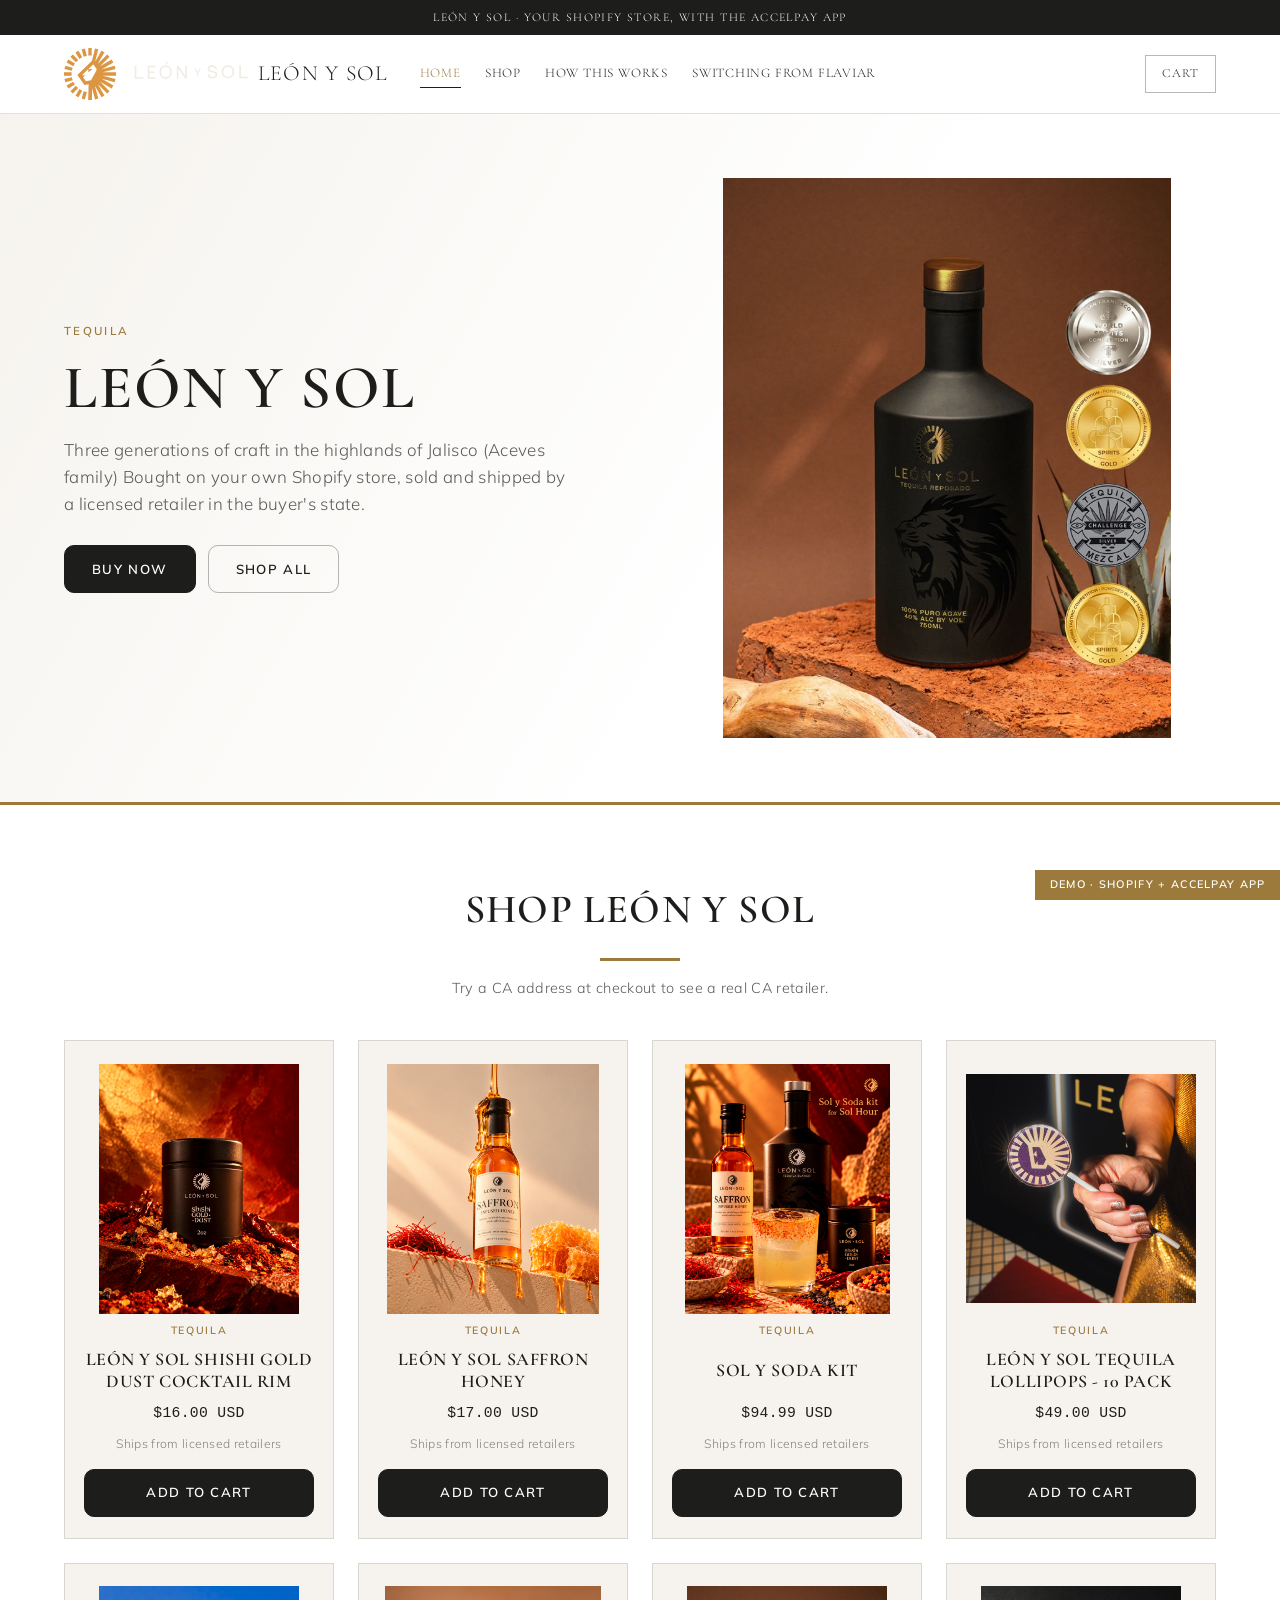
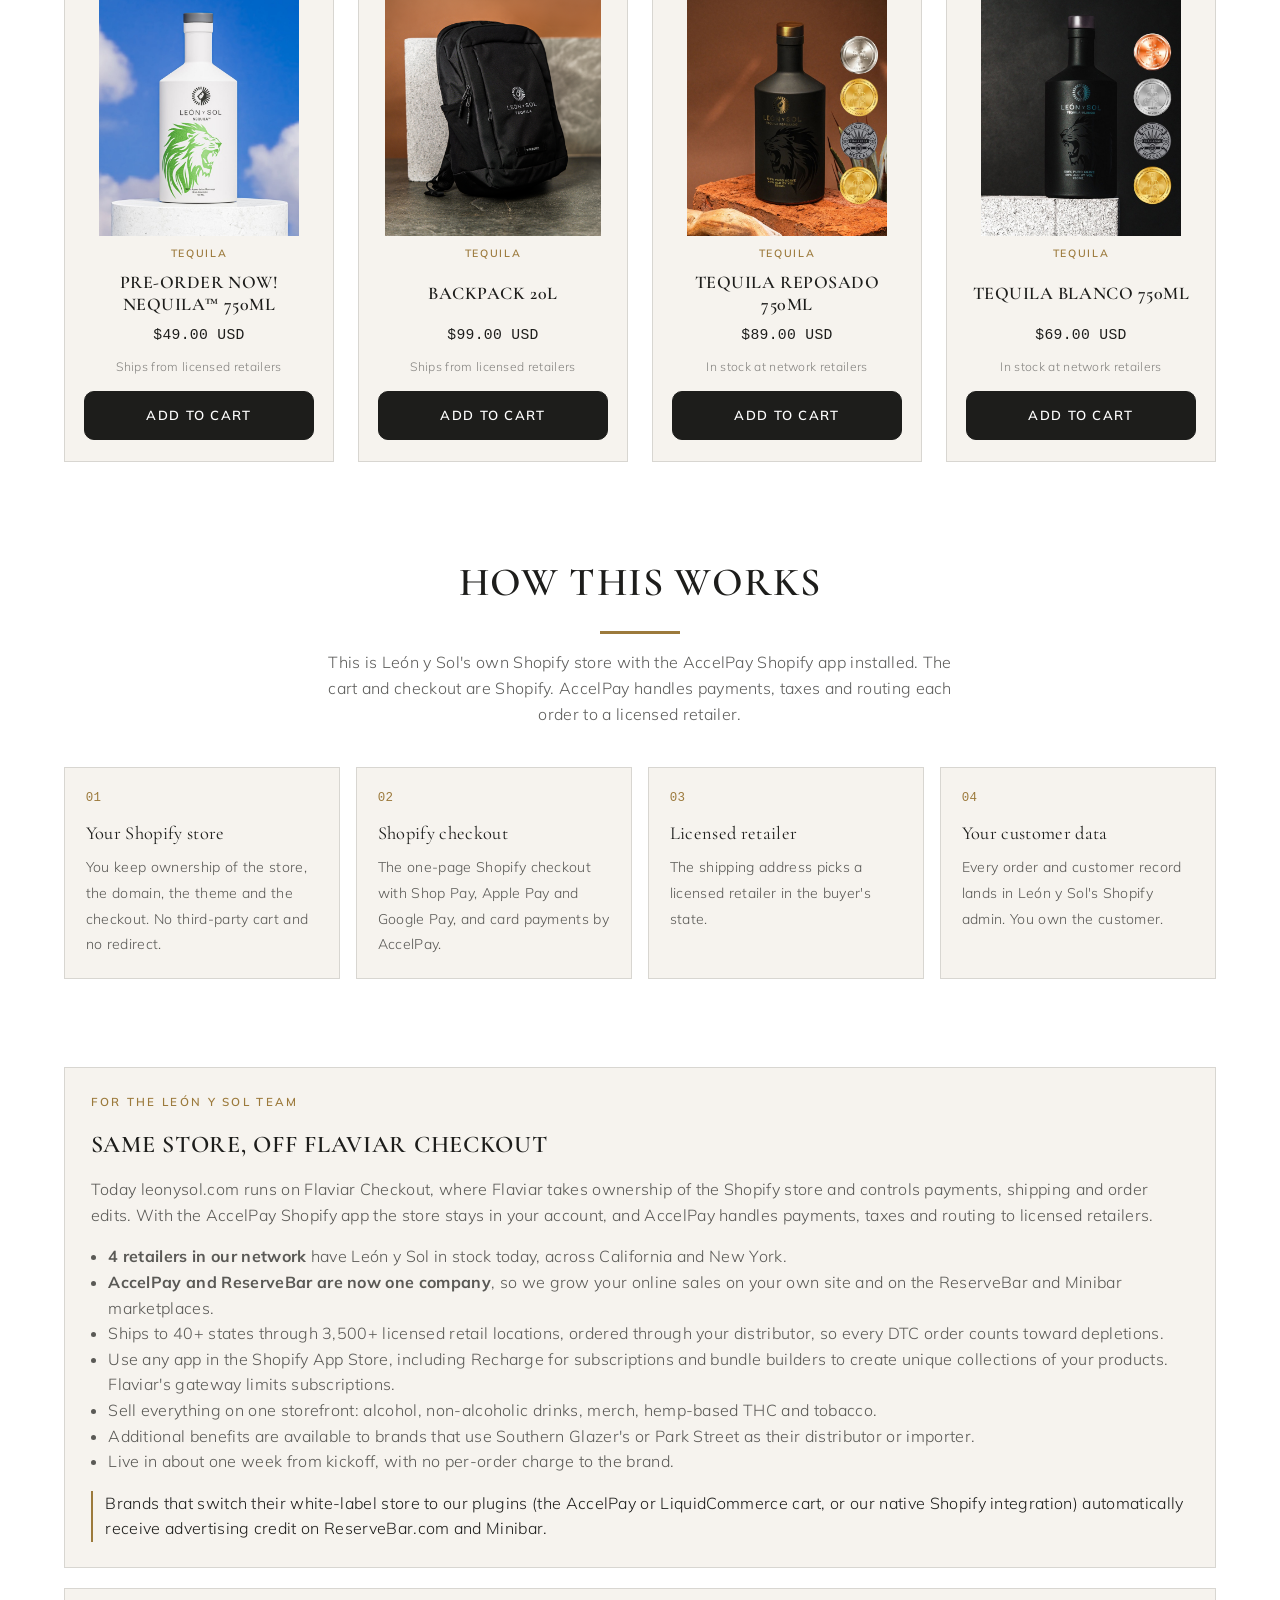
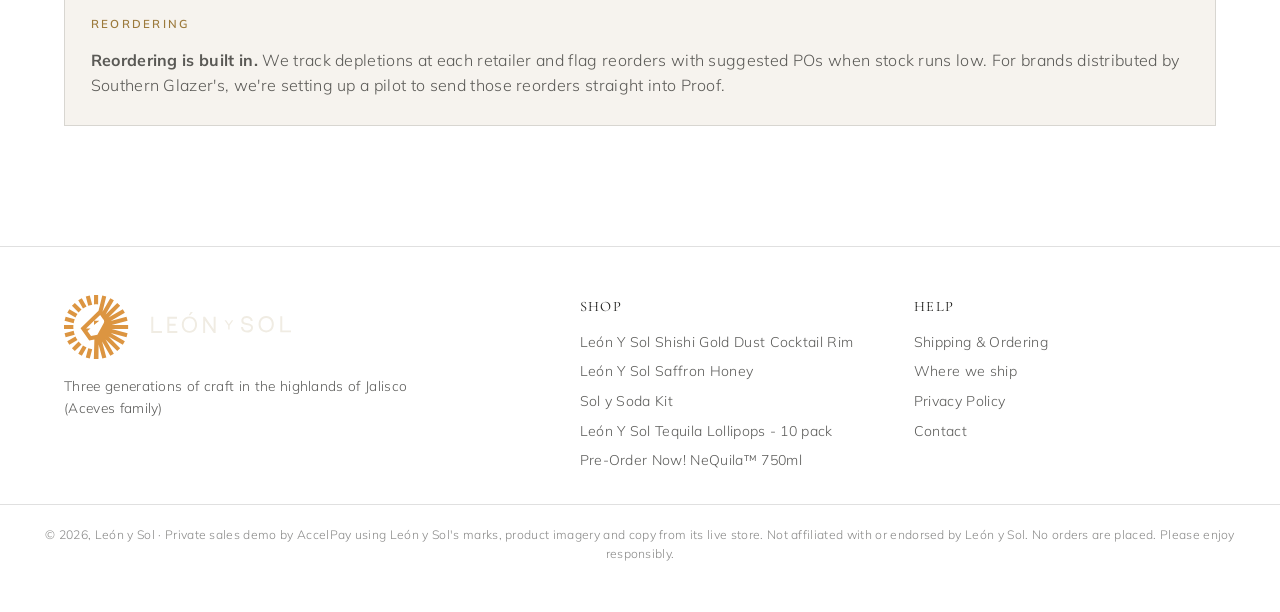
<file: index.html>
<!doctype html>
<html lang="en">
<head>
<meta charset="utf-8">
<meta name="viewport" content="width=device-width,initial-scale=1">
<title>León y Sol | AccelPay demo</title>
<meta name="robots" content="noindex,nofollow">
<link rel="icon" href="assets/logo.svg">
<link rel="preconnect" href="https://fonts.googleapis.com">
<link rel="preconnect" href="https://fonts.gstatic.com" crossorigin>
<link rel="stylesheet" href="https://fonts.googleapis.com/css2?family=Cormorant+Garamond:wght@500;600;700&family=Mulish:wght@300;400;600;700&display=swap">
<link rel="stylesheet" href="styles.css?v=1">
</head>
<body>
<div class="announce">León y Sol &middot; your Shopify store, with the AccelPay app</div>
<header class="top">
  <div class="hdr">
    <a href="index.html" class="brand-link"><img class="logo" src="assets/logo.svg" alt="León y Sol"><span class="wordmark">León y Sol</span></a>
    <nav class="main">
      <a href="index.html" aria-current="page">Home</a><a href="index.html#shop">Shop</a><a href="index.html#how">How this works</a><a href="index.html#switch">Switching from Flaviar</a>
    </nav>
    <div class="hdr-actions">
      <button class="burger" id="burger" aria-label="Menu">&#9776;</button>
      <button class="cart-pill" data-cart-toggle aria-label="Open cart">
        <span class="lbl">Cart</span>
        <span class="count" data-cart-count hidden>0</span>
      </button>
    </div>
  </div>
</header>

<section class="hero">
  <div class="hero-inner">
    <div>
      <div class="eyebrow">tequila</div>
      <h1>León y Sol</h1>
      <p>Three generations of craft in the highlands of Jalisco (Aceves family) Bought on your own Shopify store, sold and shipped by a licensed retailer in the buyer's state.</p>
      <div style="display:flex;gap:.75rem;flex-wrap:wrap"><a class="btn" href="product.html?p=tequila-reposado-750ml">Buy now</a><a class="btn ghost" href="#shop">Shop all</a></div>
    </div>
    <div class="shot"><img src="assets/p-tequila-reposado-750ml.jpg" alt="Tequila Reposado 750ml"></div>
  </div>
</section>

<section class="band" id="shop">
  <div class="section-head">
    <h2>Shop León y Sol</h2>
    <div class="rule"></div>
    <p style="font-size:.9rem;color:var(--muted)">Try a CA address at checkout to see a real CA retailer.</p>
  </div>
  <div class="grid" id="collection-grid"></div>
</section>

<section class="band" id="how" style="padding-top:1rem">
  <div class="section-head">
    <h2>How this works</h2>
    <div class="rule"></div>
    <p>This is León y Sol's own Shopify store with the AccelPay Shopify app installed. The cart and checkout are Shopify. AccelPay handles payments, taxes and routing each order to a licensed retailer.</p>
  </div>
  <div class="how">
    <div class="step"><span class="n">01</span><b>Your Shopify store</b><span>You keep ownership of the store, the domain, the theme and the checkout. No third-party cart and no redirect.</span></div>
    <div class="step"><span class="n">02</span><b>Shopify checkout</b><span>The one-page Shopify checkout with Shop Pay, Apple Pay and Google Pay, and card payments by AccelPay.</span></div>
    <div class="step"><span class="n">03</span><b>Licensed retailer</b><span>The shipping address picks a licensed retailer in the buyer's state.</span></div>
    <div class="step"><span class="n">04</span><b>Your customer data</b><span>Every order and customer record lands in León y Sol's Shopify admin. You own the customer.</span></div>
  </div>
</section>

<section class="band" id="switch" style="padding-top:1rem">
  <div class="panel">
    <div class="eyebrow">For the León y Sol team</div>
    <h2>Same store, off Flaviar Checkout</h2>
    <p style="margin:0 0 1rem">Today leonysol.com runs on Flaviar Checkout, where Flaviar takes ownership of the Shopify store and controls payments, shipping and order edits. With the AccelPay Shopify app the store stays in your account, and AccelPay handles payments, taxes and routing to licensed retailers.</p>
    <ul style="margin:0 0 1rem;padding-left:1.1rem"><li><b>4 retailers in our network</b> have León y Sol in stock today, across California and New York.</li><li><b>AccelPay and ReserveBar are now one company</b>, so we grow your online sales on your own site and on the ReserveBar and Minibar marketplaces.</li><li>Ships to 40+ states through 3,500+ licensed retail locations, ordered through your distributor, so every DTC order counts toward depletions.</li><li>Use any app in the Shopify App Store, including Recharge for subscriptions and bundle builders to create unique collections of your products. Flaviar's gateway limits subscriptions.</li><li>Sell everything on one storefront: alcohol, non-alcoholic drinks, merch, hemp-based THC and tobacco.</li><li>Additional benefits are available to brands that use Southern Glazer's or Park Street as their distributor or importer.</li><li>Live in about one week from kickoff, with no per-order charge to the brand.</li></ul>
    <p class="credit">Brands that switch their white-label store to our plugins (the AccelPay or LiquidCommerce cart, or our native Shopify integration) automatically receive advertising credit on ReserveBar.com and Minibar.</p>
  </div>
  <div class="panel">
    <div class="eyebrow">Reordering</div>
    <p style="margin:0" class="reorder"><b>Reordering is built in.</b> We track depletions at each retailer and flag reorders with suggested POs when stock runs low. For brands distributed by Southern Glazer's, we're setting up a pilot to send those reorders straight into Proof.</p>
  </div>
</section>
<footer class="site">
  <div class="ft">
    <div>
      <img src="assets/logo.svg" alt="León y Sol" style="height:64px;width:auto">
      <p style="font-size:.86rem;margin-top:1rem;max-width:24rem;color:var(--muted)">Three generations of craft in the highlands of Jalisco (Aceves family)</p>
    </div>
    <div><h4>Shop</h4><ul><li><a href="product.html?p=shishi-gold-dust">León Y Sol Shishi Gold Dust Cocktail Rim</a></li><li><a href="product.html?p=saffron-honey">León Y Sol Saffron Honey</a></li><li><a href="product.html?p=sol-y-soda-kit-1">Sol y Soda Kit</a></li><li><a href="product.html?p=10-pack-leon-y-sol-tequila-lollipops">León Y Sol Tequila Lollipops - 10 pack</a></li><li><a href="product.html?p=nequila">Pre-Order Now! NeQuila™ 750ml</a></li></ul></div>
    <div><h4>Help</h4><ul>
      <li><a href="index.html#how">Shipping &amp; Ordering</a></li>
      <li><a href="index.html#how">Where we ship</a></li>
      <li><a href="#">Privacy Policy</a></li>
      <li><a href="#">Contact</a></li></ul></div>
  </div>
  <div class="legal-row">
    &copy; 2026, León y Sol &middot; Private sales demo by AccelPay using León y Sol's marks, product imagery and copy from its live store. Not affiliated with or endorsed by León y Sol.
    No orders are placed. Please enjoy responsibly.
  </div>
</footer>

<div class="scrim" id="scrim"></div>
<aside class="drawer" id="drawer" aria-label="Your cart">
  <div class="dh"><h2>Your cart</h2><button class="x" id="drawer-close" aria-label="Close">&times;</button></div>
  <div class="cols"><span>Product</span><span>Total</span></div>
  <div class="items" id="drawer-items"></div>
  <div class="df" id="drawer-foot"></div>
</aside>
<div class="ribbon">Demo &middot; Shopify + AccelPay app</div>
<script src="data.js?v=1"></script>
<script src="app.js?v=1"></script>
</body>
</html>
</file>
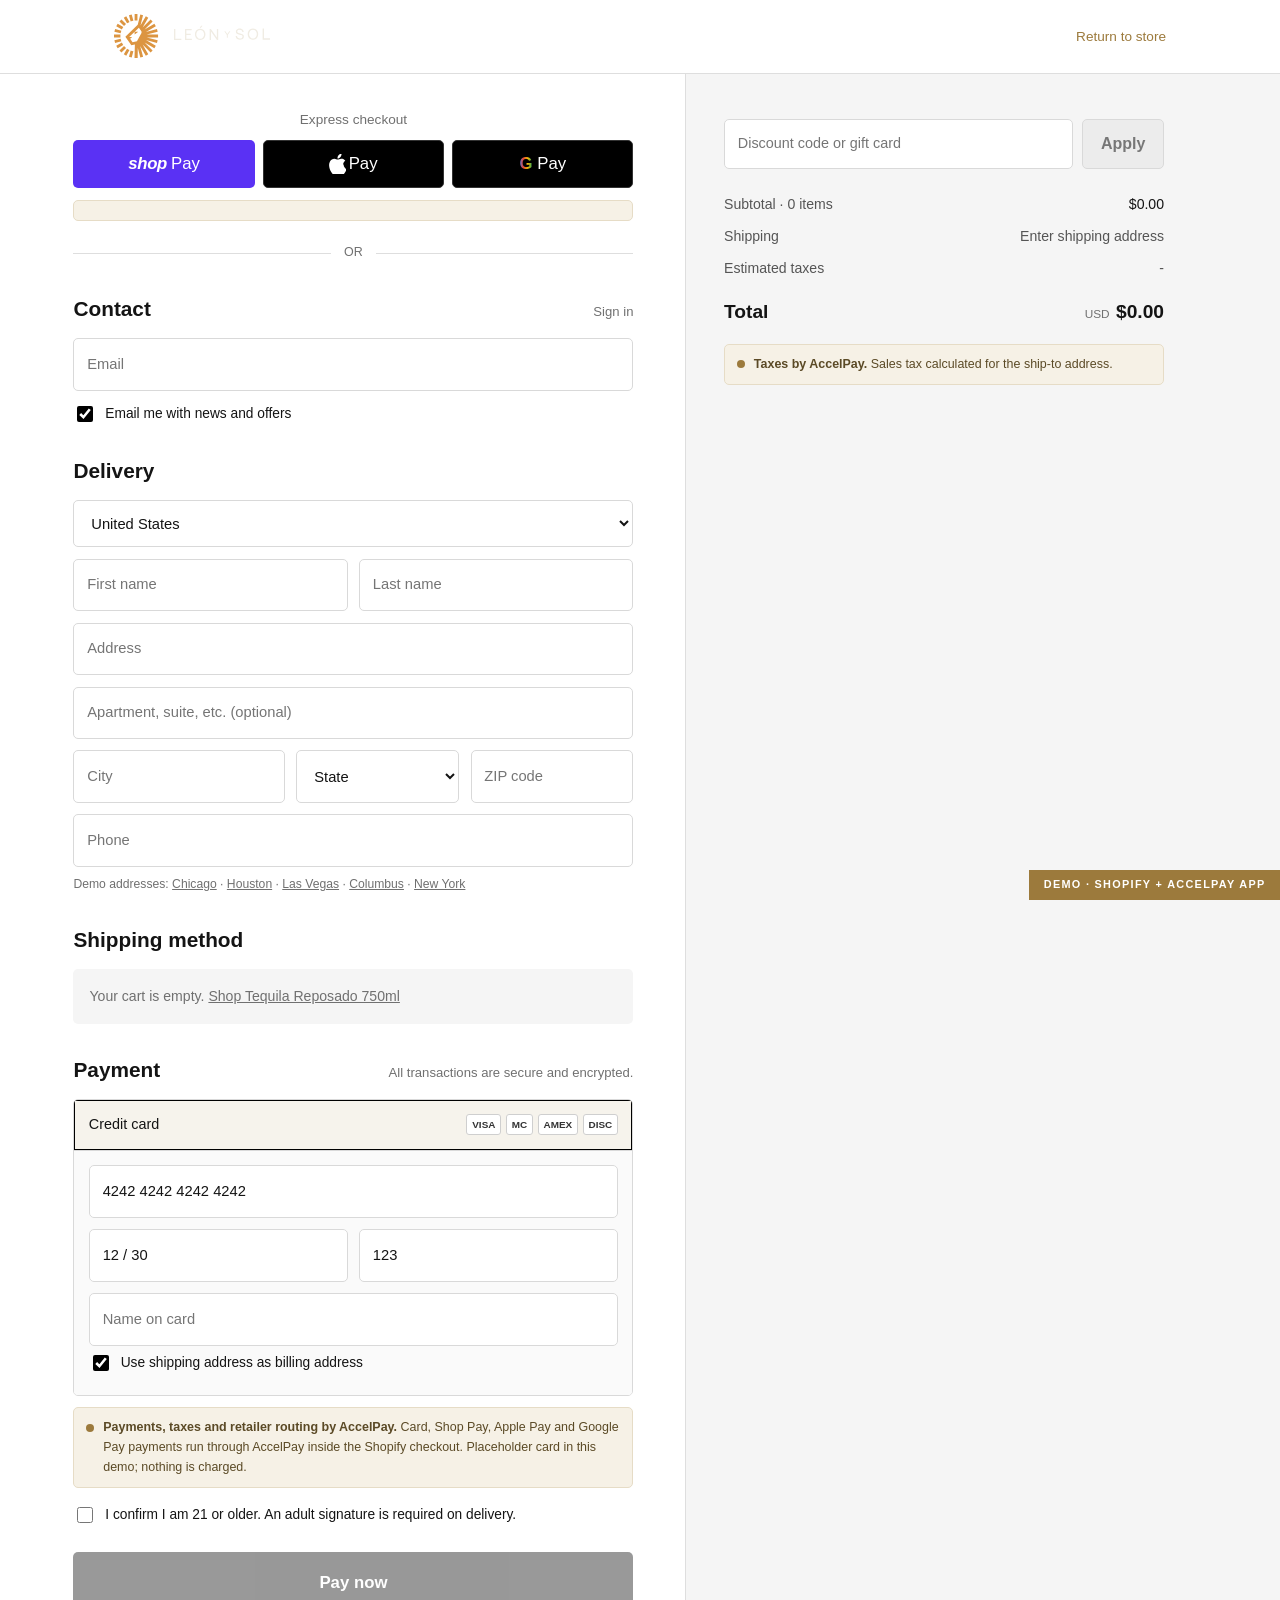
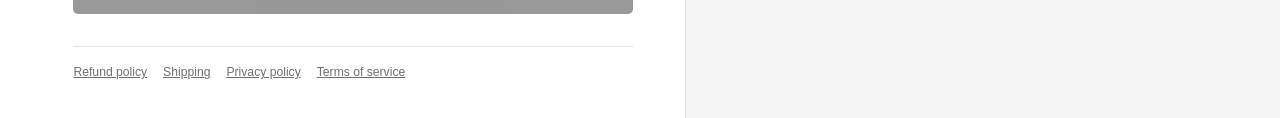
<file: checkout.html>
<!doctype html>
<html lang="en">
<head>
<meta charset="utf-8">
<meta name="viewport" content="width=device-width,initial-scale=1">
<title>Checkout | León y Sol</title>
<meta name="robots" content="noindex,nofollow">
<link rel="icon" href="assets/logo.svg">
<link rel="preconnect" href="https://fonts.googleapis.com">
<link rel="preconnect" href="https://fonts.gstatic.com" crossorigin>
<link rel="stylesheet" href="https://fonts.googleapis.com/css2?family=Cormorant+Garamond:wght@500;600;700&family=Mulish:wght@300;400;600;700&display=swap">
<link rel="stylesheet" href="styles.css?v=1">
</head>
<body class="co">
<div class="co-head"><div class="in">
  <a href="index.html"><img src="assets/logo.svg" alt="León y Sol"></a>
  <a class="bag" href="product.html">Return to store</a>
</div></div>

<div id="confirmed" hidden>
  <div class="thanks">
    <h1>Thank you!</h1>
    <p>This is a demo, so nothing was charged and no order was sent.</p>
    <p class="num" id="order-num"></p>
    <p id="order-by"></p>
    <p id="order-total"></p>
    <p style="font-size:.85rem">On the live store, this order and the customer record appear in León y Sol's Shopify admin.</p>
    <a class="pay-btn" href="index.html" style="display:inline-block;width:auto;padding:.9rem 1.6rem;text-decoration:none">Continue shopping</a>
  </div>
</div>

<div id="checkout-view" class="checkout">
  <div class="co-left"><div class="inner">
    <form id="co-form" autocomplete="off">
      <div class="xp-title">Express checkout</div>
      <div id="xpay-top"></div>
      <div id="xpay-note" class="callout" hidden></div>
      <div class="or"><span>OR</span></div>
      <div class="co-h">Contact <small>Sign in</small></div>
      <input class="co-field" type="email" name="email" placeholder="Email" required>
      <label class="co-chk"><input type="checkbox" checked> Email me with news and offers</label>

      <div class="co-h">Delivery</div>
      <select class="co-field" aria-label="Country/Region"><option>United States</option></select>
      <div class="co-row">
        <input class="co-field" name="first" placeholder="First name" required>
        <input class="co-field" name="last" placeholder="Last name" required>
      </div>
      <input class="co-field" name="address1" placeholder="Address" required>
      <input class="co-field" name="address2" placeholder="Apartment, suite, etc. (optional)">
      <div class="co-row3">
        <input class="co-field" name="city" placeholder="City" required>
        <select class="co-field" id="state" aria-label="State" required><option value="">State</option><option value="AL">Alabama</option><option value="AK">Alaska</option><option value="AZ">Arizona</option><option value="AR">Arkansas</option><option value="CA">California</option><option value="CO">Colorado</option><option value="CT">Connecticut</option><option value="DE">Delaware</option><option value="DC">District of Columbia</option><option value="FL">Florida</option><option value="GA">Georgia</option><option value="HI">Hawaii</option><option value="ID">Idaho</option><option value="IL">Illinois</option><option value="IN">Indiana</option><option value="IA">Iowa</option><option value="KS">Kansas</option><option value="KY">Kentucky</option><option value="LA">Louisiana</option><option value="ME">Maine</option><option value="MD">Maryland</option><option value="MA">Massachusetts</option><option value="MI">Michigan</option><option value="MN">Minnesota</option><option value="MS">Mississippi</option><option value="MO">Missouri</option><option value="MT">Montana</option><option value="NE">Nebraska</option><option value="NV">Nevada</option><option value="NH">New Hampshire</option><option value="NJ">New Jersey</option><option value="NM">New Mexico</option><option value="NY">New York</option><option value="NC">North Carolina</option><option value="ND">North Dakota</option><option value="OH">Ohio</option><option value="OK">Oklahoma</option><option value="OR">Oregon</option><option value="PA">Pennsylvania</option><option value="RI">Rhode Island</option><option value="SC">South Carolina</option><option value="SD">South Dakota</option><option value="TN">Tennessee</option><option value="TX">Texas</option><option value="UT">Utah</option><option value="VT">Vermont</option><option value="VA">Virginia</option><option value="WA">Washington</option><option value="WV">West Virginia</option><option value="WI">Wisconsin</option><option value="WY">Wyoming</option></select>
        <input class="co-field" id="zip" name="zip" placeholder="ZIP code" inputmode="numeric" maxlength="5" required>
      </div>
      <input class="co-field" name="phone" placeholder="Phone" type="tel">
      <div style="font-size:.76rem;color:#707070;margin:-.2rem 0 .3rem">Demo addresses:
        <a href="#" data-fill="233 S Wacker Dr|Chicago|60606" onclick="return false">Chicago</a> &middot;
        <a href="#" data-fill="1001 Westheimer Rd|Houston|77006" onclick="return false">Houston</a> &middot;
        <a href="#" data-fill="3570 Las Vegas Blvd S|Las Vegas|89109" onclick="return false">Las Vegas</a> &middot;
        <a href="#" data-fill="411 Woody Hayes Dr|Columbus|43210" onclick="return false">Columbus</a> &middot;
        <a href="#" data-fill="350 E 13th St|New York|10009" onclick="return false">New York</a>
      </div>

      <div class="co-h">Shipping method</div>
      <div id="rates"></div>

      <div class="co-h">Payment <small>All transactions are secure and encrypted.</small></div>
      <div class="pay-box">
        <div class="ph"><span>Credit card</span><span class="cards"><span>VISA</span><span>MC</span><span>AMEX</span><span>DISC</span></span></div>
        <div class="pb">
          <input class="co-field" placeholder="Card number" value="4242 4242 4242 4242" aria-label="Card number">
          <div class="co-row">
            <input class="co-field" placeholder="Expiration date (MM / YY)" value="12 / 30" aria-label="Expiration">
            <input class="co-field" placeholder="Security code" value="123" aria-label="Security code">
          </div>
          <input class="co-field" placeholder="Name on card" aria-label="Name on card" style="margin-bottom:.3rem">
          <label class="co-chk"><input type="checkbox" checked> Use shipping address as billing address</label>
        </div>
      </div>
      <div class="callout"><span class="dot"></span><span><b>Payments, taxes and retailer routing by AccelPay.</b> Card, Shop Pay, Apple Pay and Google Pay payments run through AccelPay inside the Shopify checkout. Placeholder card in this demo; nothing is charged.</span></div>
      <label class="co-chk" style="margin-top:1rem"><input type="checkbox" required> I confirm I am 21 or older. An adult signature is required on delivery.</label>
      <button class="pay-btn" id="pay" type="submit" disabled>Pay now</button>
      <div class="co-links"><a href="#">Refund policy</a><a href="#">Shipping</a><a href="#">Privacy policy</a><a href="#">Terms of service</a></div>
    </form>
  </div></div>
  <div class="co-right"><div class="inner" id="os"></div></div>
</div>
<div class="ribbon">Demo &middot; Shopify + AccelPay app</div>
<script src="data.js?v=1"></script>
<script src="app.js?v=1"></script>
</body>
</html>
</file>
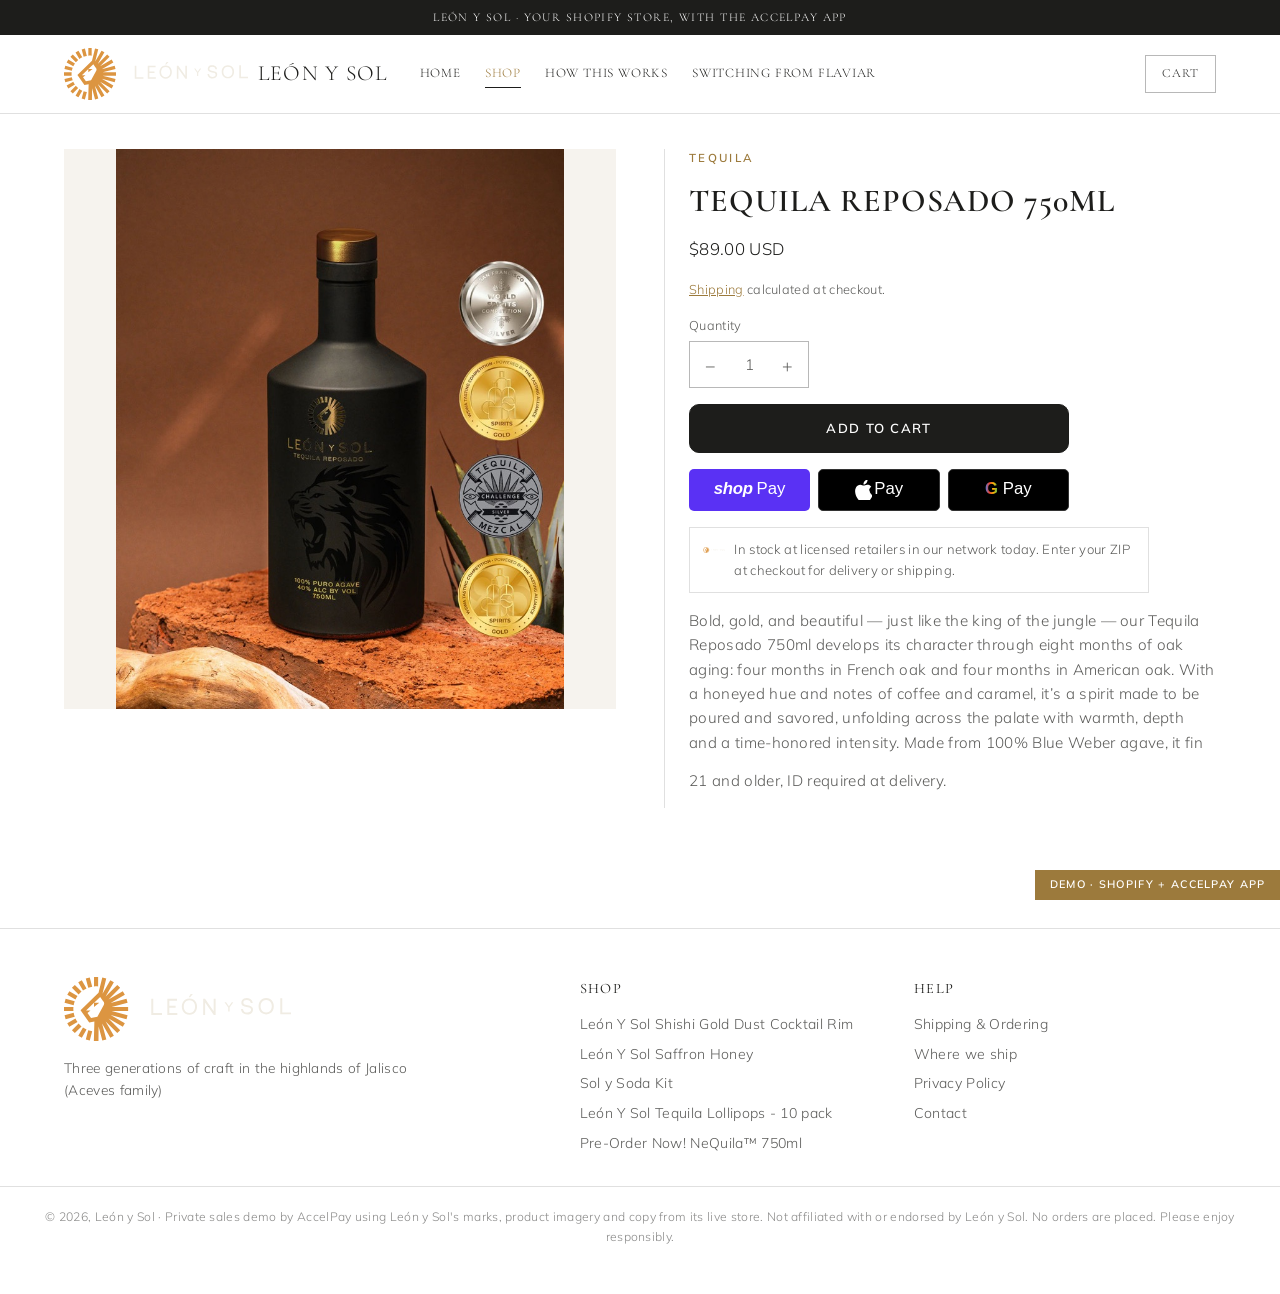
<file: product.html>
<!doctype html>
<html lang="en">
<head>
<meta charset="utf-8">
<meta name="viewport" content="width=device-width,initial-scale=1">
<title>León y Sol | AccelPay demo</title>
<meta name="robots" content="noindex,nofollow">
<link rel="icon" href="assets/logo.svg">
<link rel="preconnect" href="https://fonts.googleapis.com">
<link rel="preconnect" href="https://fonts.gstatic.com" crossorigin>
<link rel="stylesheet" href="https://fonts.googleapis.com/css2?family=Cormorant+Garamond:wght@500;600;700&family=Mulish:wght@300;400;600;700&display=swap">
<link rel="stylesheet" href="styles.css?v=1">
</head>
<body>
<div class="announce">León y Sol &middot; your Shopify store, with the AccelPay app</div>
<header class="top">
  <div class="hdr">
    <a href="index.html" class="brand-link"><img class="logo" src="assets/logo.svg" alt="León y Sol"><span class="wordmark">León y Sol</span></a>
    <nav class="main">
      <a href="index.html">Home</a><a href="index.html#shop" aria-current="page">Shop</a><a href="index.html#how">How this works</a><a href="index.html#switch">Switching from Flaviar</a>
    </nav>
    <div class="hdr-actions">
      <button class="burger" id="burger" aria-label="Menu">&#9776;</button>
      <button class="cart-pill" data-cart-toggle aria-label="Open cart">
        <span class="lbl">Cart</span>
        <span class="count" data-cart-count hidden>0</span>
      </button>
    </div>
  </div>
</header>

<main class="band" style="padding-top:2.2rem">
  <div class="pdp" id="pdp" data-handle="tequila-reposado-750ml"></div>
</main>
<script>
(function () { var p = new URLSearchParams(location.search).get('p'); if (p) document.getElementById('pdp').setAttribute('data-handle', p); })();
</script>
<footer class="site">
  <div class="ft">
    <div>
      <img src="assets/logo.svg" alt="León y Sol" style="height:64px;width:auto">
      <p style="font-size:.86rem;margin-top:1rem;max-width:24rem;color:var(--muted)">Three generations of craft in the highlands of Jalisco (Aceves family)</p>
    </div>
    <div><h4>Shop</h4><ul><li><a href="product.html?p=shishi-gold-dust">León Y Sol Shishi Gold Dust Cocktail Rim</a></li><li><a href="product.html?p=saffron-honey">León Y Sol Saffron Honey</a></li><li><a href="product.html?p=sol-y-soda-kit-1">Sol y Soda Kit</a></li><li><a href="product.html?p=10-pack-leon-y-sol-tequila-lollipops">León Y Sol Tequila Lollipops - 10 pack</a></li><li><a href="product.html?p=nequila">Pre-Order Now! NeQuila™ 750ml</a></li></ul></div>
    <div><h4>Help</h4><ul>
      <li><a href="index.html#how">Shipping &amp; Ordering</a></li>
      <li><a href="index.html#how">Where we ship</a></li>
      <li><a href="#">Privacy Policy</a></li>
      <li><a href="#">Contact</a></li></ul></div>
  </div>
  <div class="legal-row">
    &copy; 2026, León y Sol &middot; Private sales demo by AccelPay using León y Sol's marks, product imagery and copy from its live store. Not affiliated with or endorsed by León y Sol.
    No orders are placed. Please enjoy responsibly.
  </div>
</footer>

<div class="scrim" id="scrim"></div>
<aside class="drawer" id="drawer" aria-label="Your cart">
  <div class="dh"><h2>Your cart</h2><button class="x" id="drawer-close" aria-label="Close">&times;</button></div>
  <div class="cols"><span>Product</span><span>Total</span></div>
  <div class="items" id="drawer-items"></div>
  <div class="df" id="drawer-foot"></div>
</aside>
<div class="ribbon">Demo &middot; Shopify + AccelPay app</div>
<script src="data.js?v=1"></script>
<script src="app.js?v=1"></script>
</body>
</html>
</file>
<file: styles.css>
/* León y Sol x AccelPay demo. Base: woodsonwhiskey-accelpay-demo. */

:root {
  --black: #ffffff; --panel: #f6f3ee; --panel-2: #ece7df; --ink: #1d1d1b;
  --muted: rgba(29,29,27,.72); --muted-2: rgba(29,29,27,.52); --line: rgba(0,0,0,.12); --line-2: rgba(0,0,0,.28);
  --gold: #1d1d1b; --gold-hi: #9c7a3c; --gold-soft: rgba(0,0,0,.05); --green: #2f6b4f; --red: #c00000;
  --head: #1d1d1b; --btn-ink: #ffffff; --img-bg: #f6f3ee; --drawer-bg: #ffffff; --ann-bg: #1d1d1b; --ann-ink: #ffffff; --co-head-bg: #ffffff;
  --serif: "Cormorant Garamond", Georgia, serif; --sans: "Mulish", -apple-system, BlinkMacSystemFont, "Helvetica Neue", Arial, sans-serif;
  --mono: ui-monospace, SFMono-Regular, Menlo, monospace; --maxw: 1200px; --btn-radius: 10px;
  --cart-glyph: url("data:image/svg+xml;utf8,<svg xmlns='http://www.w3.org/2000/svg' viewBox='0 0 24 24' fill='none' stroke='black' stroke-width='2' stroke-linecap='round' stroke-linejoin='round'><path d='M6 2 3 6v14a2 2 0 0 0 2 2h14a2 2 0 0 0 2-2V6l-3-4z'/><path d='M3 6h18'/><path d='M16 10a4 4 0 0 1-8 0'/></svg>");
}

* { box-sizing: border-box; }
html { scroll-behavior: smooth; }
body {
  margin: 0; background: var(--black); color: var(--ink);
  font-family: var(--sans); font-weight: 300; font-size: 16px; line-height: 1.6;
  letter-spacing: .02em; -webkit-font-smoothing: antialiased;
}
img { max-width: 100%; display: block; }
a { color: inherit; }
button { font: inherit; cursor: pointer; color: inherit; }
:focus-visible { outline: 2px solid var(--gold); outline-offset: 2px; }

/* ---------------------------------------------------------------- header */
.announce {
  background: var(--ann-bg); color: var(--ann-ink); text-align: center;
  font-family: var(--serif); font-size: .74rem; letter-spacing: .12em;
  text-transform: uppercase; padding: .5rem 1rem;
}
header.top { position: sticky; top: 0; z-index: 60; background: var(--black); border-bottom: 1px solid var(--line); }
.hdr { max-width: var(--maxw); margin: 0 auto; padding: .8rem 1.5rem; display: flex; align-items: center; gap: 2rem; }
.hdr img.logo { height: 62px; width: auto; }
nav.main { display: flex; gap: 1.5rem; flex-wrap: wrap; }
nav.main a {
  font-family: var(--serif); font-size: .82rem; letter-spacing: .06em; text-transform: uppercase;
  text-decoration: none; color: var(--head); padding: .2rem 0; border-bottom: 1px solid transparent;
}
nav.main a:hover, nav.main a[aria-current] { color: var(--gold-hi); border-bottom-color: var(--gold); }
.hdr-actions { margin-left: auto; display: flex; align-items: center; gap: .75rem; }
.cart-pill {
  display: inline-flex; align-items: center; gap: .5rem; background: transparent;
  border: 1px solid var(--line-2); color: var(--head); padding: .5rem 1rem;
  font-family: var(--serif); font-size: .78rem; letter-spacing: .08em; text-transform: uppercase;
}
.cart-pill:hover { border-color: var(--gold); color: var(--gold-hi); }
.cart-pill .count {
  background: var(--gold); color: var(--btn-ink); min-width: 1.35rem; height: 1.35rem; border-radius: 999px;
  display: inline-grid; place-items: center; font-family: var(--mono); font-size: .7rem; padding: 0 .3rem;
}
.cart-pill .count[hidden] { display: none; }
.burger { display: none; background: none; border: none; font-size: 1.5rem; line-height: 1; color: var(--head); }

/* ---------------------------------------------------------------- type + buttons */
.eyebrow { font-family: var(--sans); font-size: .72rem; font-weight: 600; letter-spacing: .2em; text-transform: uppercase; color: var(--gold-hi); margin-bottom: .9rem; }
h1, h2, h3 { font-family: var(--serif); font-weight: 400; letter-spacing: .03em; }
.rule { width: 190px; height: 2px; margin: 1.1rem auto 0; background: linear-gradient(90deg, transparent, var(--gold), transparent); }

.btn {
  display: inline-flex; align-items: center; justify-content: center; gap: .5rem;
  background: var(--gold); color: var(--btn-ink); border: 1px solid var(--gold); border-radius: var(--btn-radius, 0);
  padding: .8rem 1.7rem; font-family: var(--sans); font-weight: 600; font-size: .82rem;
  letter-spacing: .1em; text-transform: uppercase; text-decoration: none;
}
.btn:hover { background: var(--gold-hi); border-color: var(--gold-hi); }
.btn.ghost { background: transparent; color: var(--head); border-color: var(--line-2); }
.btn.ghost:hover { border-color: var(--gold); color: var(--gold-hi); }
.btn:disabled { opacity: .4; cursor: not-allowed; }
.btn.block { width: 100%; }

/* ---------------------------------------------------------------- hero */
.hero { position: relative; overflow: hidden; border-bottom: 1px solid var(--line); }
.hero-inner { max-width: var(--maxw); margin: 0 auto; padding: 4rem 1.5rem; display: grid; grid-template-columns: 1.05fr 1fr; gap: 3rem; align-items: center; }
.hero h1 { font-size: clamp(2.3rem, 5.4vw, 3.8rem); line-height: 1.08; margin: 0 0 1rem; text-transform: uppercase; }
.hero p { color: var(--muted); font-size: 1.06rem; margin: 0 0 1.7rem; max-width: 32rem; }
.hero .shot img { width: 100%; max-height: 560px; object-fit: contain; }

/* ---------------------------------------------------------------- sections */
.band { max-width: var(--maxw); margin: 0 auto; padding: 4.5rem 1.5rem; }
.section-head { text-align: center; margin-bottom: 2.5rem; }
.section-head h2 { font-size: clamp(1.8rem, 4vw, 2.5rem); margin: 0; text-transform: uppercase; }
.section-head p { color: var(--muted); margin: 1rem auto 0; max-width: 40rem; }

.grid { display: grid; grid-template-columns: repeat(auto-fill, minmax(240px, 1fr)); gap: 1.5rem; }
.card {
  background: var(--panel); border: 1px solid var(--line); padding: 1.4rem 1.2rem 1.3rem;
  display: flex; flex-direction: column; gap: .55rem; text-align: center; text-decoration: none; color: inherit;
}
.card:hover { border-color: var(--gold); }
.card .shot { height: 250px; display: grid; place-items: center; overflow: hidden; }
.card .shot img { max-height: 250px; width: auto; object-fit: contain; }
.card h3 { font-size: 1.12rem; margin: 0; line-height: 1.25; text-transform: uppercase; min-height: 2.8rem; display: grid; place-items: center; }
.card .tag { font-size: .66rem; font-weight: 600; letter-spacing: .16em; text-transform: uppercase; color: var(--gold-hi); }
.card .price { font-family: var(--mono); font-size: .92rem; margin-top: auto; }
.card .avail { font-size: .76rem; color: var(--muted-2); }

.split { display: grid; grid-template-columns: 1fr 1fr; gap: 3rem; align-items: center; }
.split img { width: 100%; }
.split p { color: var(--muted); }

/* how it works */
.how { display: grid; grid-template-columns: repeat(4, 1fr); gap: 1rem; }
.how .step { border: 1px solid var(--line); padding: 1.3rem; background: var(--panel); }
.how .step b { display: block; font-family: var(--serif); font-weight: 400; font-size: 1.15rem; margin-bottom: .4rem; color: var(--head); }
.how .step span { font-size: .88rem; color: var(--muted); }
.how .step .n { font-family: var(--mono); color: var(--gold-hi); font-size: .78rem; display: block; margin-bottom: .6rem; }

.rb-note {
  display: flex; align-items: center; gap: .75rem; border: 1px solid var(--line); background: var(--panel);
  padding: .7rem .9rem; font-size: .84rem; color: var(--muted);
}
.rb-note b { color: var(--head); font-weight: 600; }
.rb-note a { color: var(--gold-hi); }
.rb-mark { font-family: var(--serif); font-size: .72rem; letter-spacing: .14em; text-transform: uppercase; border: 1px solid var(--gold); color: var(--gold-hi); padding: .2rem .45rem; white-space: nowrap; }

/* ---------------------------------------------------------------- product page (Shopify theme) */
.pdp { display: grid; grid-template-columns: minmax(0,1fr) minmax(0,1fr); gap: 3rem; align-items: start; }
.pdp .gallery { display: flex; flex-direction: column; gap: .8rem; min-width: 0; }
.pdp .gallery .main { background: var(--img-bg); display: grid; place-items: center; min-height: 420px; }
.pdp .gallery .main img { max-height: 560px; width: auto; object-fit: contain; }
.pdp .thumbs { display: flex; gap: .5rem; }
.pdp .thumbs button { width: 64px; height: 64px; border: 1px solid var(--line); background: var(--img-bg); padding: 3px; display: grid; place-items: center; }
.pdp .thumbs button[aria-selected="true"] { border-color: var(--gold); }
.pdp .thumbs img { max-height: 100%; width: auto; }
.pdp .info { display: flex; flex-direction: column; gap: 1rem; min-width: 0; padding-left: 1.5rem; border-left: 1px solid var(--line); }
.pdp h1 { font-size: 2rem; margin: 0; text-transform: uppercase; line-height: 1.15; }
.pdp .price { font-size: 1.05rem; }
.pdp .small { font-size: .8rem; color: var(--muted); }
.pdp .small a { color: var(--gold-hi); }
.pdp .qty-wrap { display: flex; flex-direction: column; gap: .35rem; font-size: .8rem; color: var(--muted); }
.pdp .desc p { color: var(--muted); margin: 0 0 .9rem; font-size: .95rem; }
.pdp .desc b { color: var(--head); font-weight: 600; }
.qty { display: inline-flex; align-items: center; border: 1px solid var(--line-2); width: max-content; }
.qty button { background: none; border: none; width: 2.6rem; min-height: 2.8rem; font-size: 1.1rem; }
.qty span, .qty input { font-family: var(--sans); min-width: 2.2rem; text-align: center; font-size: .95rem; }
.atc { max-width: 380px; }
.fulfil-line { display: flex; gap: .6rem; align-items: flex-start; font-size: .82rem; color: var(--muted); border: 1px solid var(--line); padding: .7rem .8rem; max-width: 460px; }
.fulfil-line img { width: 22px; height: 22px; border-radius: 5px; flex: none; }
.notice { font-size: .85rem; color: var(--muted); border-left: 2px solid var(--gold); padding: .2rem 0 .2rem .75rem; }

/* ---------------------------------------------------------------- Shopify cart drawer (Dawn-style) */
.scrim { position: fixed; inset: 0; background: rgba(0,0,0,.6); opacity: 0; pointer-events: none; transition: opacity .25s; z-index: 90; }
.scrim.on { opacity: 1; pointer-events: auto; }
.drawer { position: fixed; top: 0; right: 0; height: 100%; width: min(420px, 100%); background: var(--drawer-bg); border-left: 1px solid var(--line); z-index: 100; display: flex; flex-direction: column; transform: translateX(100%); transition: transform .28s ease; }
.drawer.on { transform: none; }
.drawer .dh { display: flex; align-items: center; justify-content: space-between; padding: 1.4rem 1.5rem 1rem; }
.drawer .dh h2 { font-size: 1.5rem; margin: 0; }
.drawer .x { background: none; border: none; font-size: 1.7rem; line-height: 1; color: var(--muted); }
.drawer .cols { display: flex; justify-content: space-between; font-size: .66rem; letter-spacing: .12em; text-transform: uppercase; color: var(--muted-2); padding: 0 1.5rem .6rem; border-bottom: 1px solid var(--line); }
.drawer .items { flex: 1; overflow-y: auto; padding: 0 1.5rem; }
.cline { display: grid; grid-template-columns: 76px minmax(0,1fr) auto; gap: 1rem; padding: 1.2rem 0; border-bottom: 1px solid var(--line); }
.cline .im { background: var(--img-bg); display: grid; place-items: center; height: 92px; }
.cline .im img { max-height: 88px; width: auto; }
.cline .nm { font-size: .92rem; line-height: 1.3; }
.cline .pr { font-size: .84rem; color: var(--muted); margin: .2rem 0 .6rem; }
.cline .qrow { display: flex; align-items: center; gap: .6rem; }
.cline .qty button { min-height: 2.2rem; width: 2.2rem; }
.cline .rm { background: none; border: none; color: var(--muted); font-size: 1rem; padding: 0; }
.cline .tot { font-size: .9rem; }
.empty { text-align: center; color: var(--muted); padding: 3rem 1rem; }
.drawer .df { border-top: 1px solid var(--line); padding: 1.2rem 1.5rem 1.5rem; display: flex; flex-direction: column; gap: .7rem; }
.drawer .df .est { display: flex; justify-content: space-between; font-size: 1rem; }
.drawer .df .small { font-size: .78rem; color: var(--muted); }

/* ---------------------------------------------------------------- Shopify one-page checkout */
body.co { background: #fff; color: #141414; font-family: -apple-system, BlinkMacSystemFont, "Segoe UI", Roboto, "Helvetica Neue", Arial, sans-serif; font-weight: 400; letter-spacing: 0; }
.co-head { border-bottom: 1px solid #dedede; background: var(--co-head-bg); }
.co-head .in { max-width: 1100px; margin: 0 auto; padding: .9rem 1.5rem; display: flex; align-items: center; justify-content: space-between; }
.co-head img { height: 54px; width: auto; }
.co-head a.bag { color: var(--gold-hi); font-size: .85rem; text-decoration: none; }
.checkout { display: grid; grid-template-columns: minmax(0,1.15fr) minmax(0,1fr); min-height: calc(100vh - 80px); }
.co-left { padding: 2.2rem clamp(1rem, 4vw, 3.5rem); min-width: 0; }
.co-left .inner { max-width: 560px; margin-left: auto; }
.co-right { background: #f5f5f5; border-left: 1px solid #dedede; padding: 2.2rem clamp(1rem, 3vw, 3rem); min-width: 0; }
.co-right .inner { max-width: 440px; position: sticky; top: 1.5rem; }
.co-h { font-size: 1.3rem; font-weight: 600; margin: 1.8rem 0 .8rem; display: flex; align-items: baseline; justify-content: space-between; gap: 1rem; }
.co-h:first-child { margin-top: 0; }
.co-h small { font-size: .82rem; font-weight: 400; color: #707070; }
.co-field { width: 100%; border: 1px solid #d9d9d9; border-radius: 5px; padding: .85rem .8rem; font: inherit; font-size: .92rem; margin-bottom: .7rem; background: #fff; color: #141414; min-width: 0; }
.co-field:focus { outline: none; border-color: #000; box-shadow: 0 0 0 1px #000; }
.co-row { display: grid; grid-template-columns: 1fr 1fr; gap: .7rem; }
.co-row3 { display: grid; grid-template-columns: 1.3fr 1fr 1fr; gap: .7rem; }
.co-chk { display: flex; gap: .55rem; align-items: center; font-size: .86rem; margin: .1rem 0 .4rem; }
.co-chk input { accent-color: #000; width: 16px; height: 16px; }
.co-empty { background: #f5f5f5; border-radius: 5px; padding: 1rem; font-size: .88rem; color: #707070; }
.rates { border: 1px solid #d9d9d9; border-radius: 5px; overflow: hidden; }
.rate { display: flex; align-items: center; gap: .8rem; padding: .95rem .9rem; border-bottom: 1px solid #d9d9d9; cursor: pointer; }
.rate:last-child { border-bottom: none; }
.rate.on { background: #f6f3ec; box-shadow: inset 0 0 0 1px #000; }
.rate input { accent-color: #000; width: 17px; height: 17px; flex: none; }
.rate .ic { width: 30px; height: 30px; border-radius: 7px; flex: none; }
.rate .t { flex: 1; min-width: 0; font-size: .9rem; }
.rate .t span { display: block; color: #707070; font-size: .8rem; margin-top: .1rem; }
.rate .p { font-size: .9rem; font-weight: 600; white-space: nowrap; }
.callout { display: flex; gap: .55rem; align-items: flex-start; font-size: .78rem; color: #5b4a26; background: #f6f1e6; border: 1px solid #e6dcc6; border-radius: 5px; padding: .6rem .75rem; margin-top: .7rem; }
.callout b { font-weight: 600; }
.callout .dot { width: 8px; height: 8px; border-radius: 50%; background: var(--gold); flex: none; margin-top: .35rem; }
.pay-box { border: 1px solid #d9d9d9; border-radius: 5px; overflow: hidden; }
.pay-box .ph { display: flex; justify-content: space-between; align-items: center; background: #f6f3ec; padding: .85rem .9rem; border-bottom: 1px solid #d9d9d9; font-size: .9rem; box-shadow: inset 0 0 0 1px #000; }
.pay-box .ph .cards { display: flex; gap: .3rem; }
.pay-box .ph .cards span { font-size: .62rem; font-weight: 700; border: 1px solid #cfcfcf; border-radius: 3px; padding: .1rem .3rem; background: #fff; color: #333; }
.pay-box .pb { padding: .9rem; background: #fafafa; }
.pay-btn { width: 100%; background: #000; color: #fff; border: none; border-radius: 5px; padding: 1.1rem; font-size: 1.05rem; font-weight: 600; margin-top: 1.2rem; }
.pay-btn:disabled { opacity: .4; cursor: not-allowed; }
.co-legal { font-size: .76rem; color: #707070; margin-top: .9rem; }
.co-links { display: flex; gap: 1rem; flex-wrap: wrap; font-size: .76rem; color: #707070; border-top: 1px solid #e3e3e3; margin-top: 2rem; padding-top: 1rem; }
.os-item { display: flex; gap: .9rem; align-items: center; padding: .4rem 0 1rem; }
.os-item .im { width: 64px; height: 64px; border: 1px solid #dedede; border-radius: 8px; background: var(--img-bg); position: relative; display: grid; place-items: center; padding: 4px; flex: none; }
.os-item .im img { max-height: 100%; width: auto; }
.os-item .im .q { position: absolute; top: -9px; right: -9px; background: #666; color: #fff; min-width: 21px; height: 21px; border-radius: 11px; font-size: .74rem; display: grid; place-items: center; padding: 0 5px; }
.os-item .nm { flex: 1; min-width: 0; font-size: .88rem; }
.os-item .nm span { display: block; color: #707070; font-size: .78rem; }
.os-item .pr { font-size: .88rem; }
.os-disc { display: flex; gap: .6rem; margin: .6rem 0 1.2rem; }
.os-disc input { flex: 1; min-width: 0; border: 1px solid #d9d9d9; border-radius: 5px; padding: .8rem; font: inherit; font-size: .9rem; }
.os-disc button { border: 1px solid #d9d9d9; background: #ececec; color: #777; border-radius: 5px; padding: 0 1.1rem; font-weight: 600; }
.os-line { display: flex; justify-content: space-between; font-size: .88rem; padding: .3rem 0; gap: 1rem; }
.os-line .m { color: #555; }
.os-line.total { font-size: 1.2rem; font-weight: 600; padding-top: .8rem; }
.os-line.total small { font-size: .74rem; color: #707070; font-weight: 400; margin-right: .4rem; }
.thanks { max-width: 600px; margin: 0 auto; padding: 4rem 1.5rem; text-align: center; }
.thanks h1 { font-size: 2rem; margin: 0 0 .5rem; font-weight: 600; font-family: inherit; letter-spacing: 0; }
.thanks p { color: #555; }
.thanks .num { font-family: var(--mono); color: #000; }

/* express checkout buttons (Shopify accelerated checkout) */
.xpay { display: grid; grid-template-columns: repeat(3, minmax(0,1fr)); gap: .5rem; }
.xpay .xb { height: 42px; border: none; border-radius: 5px; display: flex; align-items: center; justify-content: center; gap: .15rem; font-family: -apple-system, BlinkMacSystemFont, "Segoe UI", Roboto, Arial, sans-serif; font-size: 1.05rem; color: #fff; letter-spacing: 0; text-transform: none; }
.xpay.big .xb { height: 48px; }
.xpay .xb span { font-weight: 500; }
.xpay .shop { background: #5a31f4; }
.xpay .shop b { font-weight: 800; font-style: italic; letter-spacing: -.02em; margin-right: .1rem; }
.xpay .apple { background: #000; border: 1px solid #333; }
.xpay .google { background: #000; border: 1px solid #333; }
.xpay .google .g { font-weight: 700; background: linear-gradient(90deg,#4285f4,#ea4335,#fbbc05,#34a853); -webkit-background-clip: text; background-clip: text; color: transparent; margin-right: .15rem; }
.xp-title { text-align: center; font-size: .85rem; color: #707070; margin-bottom: .6rem; }
.or { display: flex; align-items: center; gap: .8rem; color: #707070; font-size: .78rem; margin: 1.4rem 0 .6rem; }
.or::before, .or::after { content: ""; flex: 1; height: 1px; background: #dedede; }

/* panel on the home page */
.panel { background: var(--panel); border: 1px solid var(--line); padding: 1.6rem; }
.panel + .panel { margin-top: 1.25rem; }
.panel h2 { margin: 0 0 .8rem; font-size: 1.5rem; text-transform: uppercase; }
.panel p, .panel li { color: var(--muted); }
.panel .credit { border-left: 2px solid var(--gold); padding-left: .8rem; margin: 0; color: var(--ink); }

/* ---------------------------------------------------------------- footer */
footer.site { border-top: 1px solid var(--line); margin-top: 3rem; }
.ft { max-width: var(--maxw); margin: 0 auto; padding: 3rem 1.5rem 2rem; display: grid; grid-template-columns: 1.6fr 1fr 1fr; gap: 2rem; }
.ft h4 { font-family: var(--serif); font-weight: 400; font-size: .9rem; letter-spacing: .1em; text-transform: uppercase; color: var(--head); margin: 0 0 .8rem; }
.ft ul { list-style: none; margin: 0; padding: 0; display: flex; flex-direction: column; gap: .45rem; font-size: .88rem; color: var(--muted); }
.ft a { text-decoration: none; }
.ft a:hover { color: var(--gold-hi); }
.legal-row { border-top: 1px solid var(--line); padding: 1.25rem 1.5rem 3rem; text-align: center; font-size: .76rem; color: var(--muted-2); }

.ribbon { position: fixed; right: 0; bottom: 0; z-index: 120; background: var(--gold); color: var(--btn-ink); font-size: .68rem; font-weight: 600; letter-spacing: .12em; text-transform: uppercase; padding: .4rem .9rem; }

/* ---------------------------------------------------------------- responsive */
@media (max-width: 960px) {
  .pdp { grid-template-columns: 1fr; gap: 1.5rem; }
  .pdp .info { padding-left: 0; border-left: 0; }
  .checkout { grid-template-columns: 1fr; }
  .co-right { border-left: 0; border-top: 1px solid #dedede; order: -1; }
  .co-left .inner, .co-right .inner { margin: 0 auto; position: static; }
  .hero-inner, .split { grid-template-columns: 1fr; gap: 2rem; }
  .how { grid-template-columns: 1fr 1fr; }
  .ft { grid-template-columns: 1fr 1fr; }
}
@media (max-width: 720px) {
  .co-row, .co-row3 { grid-template-columns: 1fr; gap: 0; }
  .pdp .gallery .main { min-height: 300px; }
  .pdp .gallery .main img { max-height: 340px; }
  .hdr { padding: .6rem 1rem; gap: .75rem; position: relative; }
  .hdr img.logo { height: 46px; }
  nav.main { display: none; }
  nav.main.open { display: flex; flex-direction: column; position: absolute; top: 100%; left: 0; right: 0; background: var(--black); border-bottom: 1px solid var(--line); padding: 1rem 1.5rem; gap: .9rem; }
  .burger { display: block; }
  .hdr-actions { margin-left: auto; }
  .cart-pill { padding: .5rem .8rem; }
  .cart-pill .lbl { display: none; }
  .cart-pill::before { content: ""; width: 1rem; height: 1rem; flex: none; background: currentColor; -webkit-mask: var(--cart-glyph) center/contain no-repeat; mask: var(--cart-glyph) center/contain no-repeat; }
  .band { padding: 3rem 1rem; }
  .hero-inner { padding: 2.5rem 1rem; }
  .how { grid-template-columns: 1fr; }
  .ft { grid-template-columns: 1fr; padding: 2.5rem 1rem 1.5rem; }
  .rb-note { flex-wrap: wrap; }
}


.brand-link { display: flex; align-items: center; gap: .6rem; text-decoration: none; }
.hdr img.logo { height: 52px; max-width: 200px; object-fit: contain; }
.wordmark { font-family: var(--serif); font-size: 1.35rem; letter-spacing: .06em; text-transform: uppercase; color: var(--head); white-space: nowrap; }
.co-head img { height: 44px; max-width: 200px; object-fit: contain; }
h1, h2, h3 { font-weight: 600; }
.hero { background: linear-gradient(120deg, var(--panel) 0%, var(--black) 60%); border-bottom: 3px solid var(--gold-hi); }
.rule { background: var(--gold-hi); height: 3px; width: 80px; }
.card .shot { background: var(--img-bg); }
.card:hover { border-color: var(--gold-hi); }
.btn:hover, .btn.ghost:hover { filter: brightness(1.15); }
.panel .credit { border-left-color: var(--gold-hi); }
.ribbon { background: var(--gold-hi); color: #fff; }
.cart-pill .count { background: var(--gold-hi); color: #fff; }
.callout .dot { background: var(--gold-hi); }
@media (max-width: 720px) { .wordmark { display: none; } }
</file>
